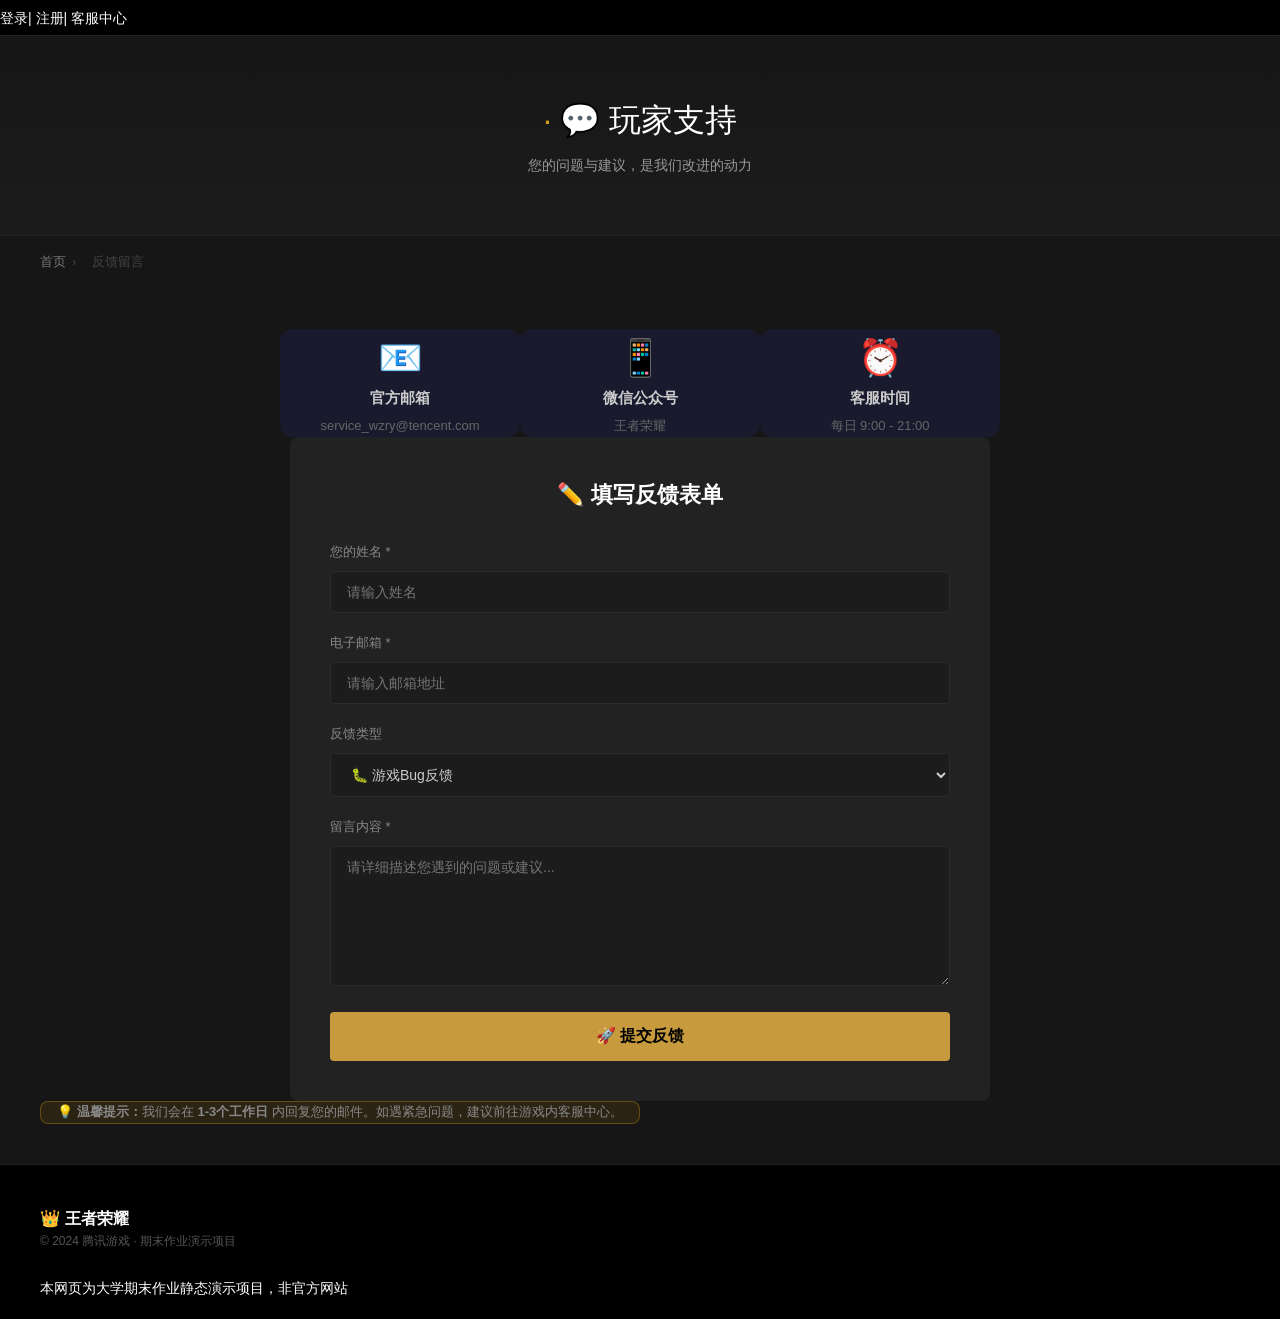
<file: contact.html>
<!DOCTYPE html>
<html lang="zh-CN">
<head>
    <meta charset="UTF-8">
    <meta name="viewport" content="width=device-width, initial-scale=1.0">
    <title>反馈留言 - 王者荣耀</title>
    <link rel="stylesheet" href="style.css">
</head>
<body>

    <div class="top-bar">
        <a href="#">登录</a><span class="split">|</span>
        <a href="#">注册</a><span class="split">|</span>
        <a href="contact.html">客服中心</a>
    </div>


            <div class="hamburger-btn" onclick="toggleMobileMenu()">
                <span></span><span></span><span></span>
            </div>
        </div>
    </header>

    <!-- 页面 Banner -->

    <div class="page-banner">
        <h1>💬 玩家支持</h1>
        <p>您的问题与建议，是我们改进的动力</p>
    </div>

    <div class="container">
        <div class="breadcrumb">
            <a href="index.html">首页</a><span>›</span>
            <span>反馈留言</span>
        </div>
    </div>

    <div class="main-content">
        <div class="container">

            <!-- 联系信息 -->
            <div style="display:flex;justify-content:center;gap:var(--spacing-xl);margin-bottom:var(--spacing-xl);flex-wrap:wrap;">
                <div style="background:#1a1a2e;padding:var(--spacing-xl);border-radius:12px;text-align:center;width:240px;">
                    <div style="font-size:36px;margin-bottom:var(--spacing-md);">📧</div>
                    <h3 style="color:#ccc;font-size:15px;margin-bottom:6px;">官方邮箱</h3>
                    <p style="color:#666;font-size:13px;">service_wzry@tencent.com</p>
                </div>
                <div style="background:#1a1a2e;padding:var(--spacing-xl);border-radius:12px;text-align:center;width:240px;">
                    <div style="font-size:36px;margin-bottom:var(--spacing-md);">📱</div>
                    <h3 style="color:#ccc;font-size:15px;margin-bottom:6px;">微信公众号</h3>
                    <p style="color:#666;font-size:13px;">王者荣耀</p>
                </div>
                <div style="background:#1a1a2e;padding:var(--spacing-xl);border-radius:12px;text-align:center;width:240px;">
                    <div style="font-size:36px;margin-bottom:var(--spacing-md);">⏰</div>
                    <h3 style="color:#ccc;font-size:15px;margin-bottom:6px;">客服时间</h3>
                    <p style="color:#666;font-size:13px;">每日 9:00 - 21:00</p>
                </div>
            </div>

            <!-- 表单 -->
            <div class="form-box">
                <h2>✏️ 填写反馈表单</h2>
                <form>
                    <div class="form-group">
                        <label for="name">您的姓名 *</label>
                        <input type="text" id="name" placeholder="请输入姓名" required>
                    </div>
                    <div class="form-group">
                        <label for="email">电子邮箱 *</label>
                        <input type="email" id="email" placeholder="请输入邮箱地址" required>
                    </div>
                    <div class="form-group">
                        <label for="type">反馈类型</label>
                        <select id="type">
                            <option value="bug">🐛 游戏Bug反馈</option>
                            <option value="suggest">💡 功能建议</option>
                            <option value="complaint">😤 投诉建议</option>
                            <option value="other">📋 其他</option>
                        </select>
                    </div>
                    <div class="form-group">
                        <label for="message">留言内容 *</label>
                        <textarea id="message" placeholder="请详细描述您遇到的问题或建议..." required></textarea>
                    </div>
                    <button type="submit" class="btn-submit">🚀 提交反馈</button>
                </form>
            </div>

            <!-- 提示 -->
            <div style="max-width:600px;margin:var(--spacing-xl) auto 0;text-align:center;background:rgba(232,169,26,0.1);border-radius:8px;padding:var(--spacing-lg);border:1px solid rgba(232,169,26,0.3);">
                <p style="color:#888;font-size:13px;">
                    💡 <strong>温馨提示：</strong>我们会在 <strong>1-3个工作日</strong> 内回复您的邮件。如遇紧急问题，建议前往游戏内客服中心。
                </p>
            </div>

        </div>
    </div>

    <footer class="footer">
        <div class="container">
            <div class="footer-content">
                <div class="footer-left">
                    <h3>👑 王者荣耀</h3>
                    <p>© 2024 腾讯游戏 · 期末作业演示项目</p>
                </div>
            </div>
            <div class="footer-bottom">
                本网页为大学期末作业静态演示项目，非官方网站
            </div>
        </div>
    </footer>

    <div class="back-to-top">↑</div>
    <script src="main.js"></script>
</body>
</html>
</file>
<file: style.css>
/* ============================================
   王者荣耀官网 - 全局样式表 v3
   完全对标 pvp.qq.com 官方风格
   ============================================ */

/* ---------- 0. 变量 ---------- */
:root {
    /* 官方背景色体系 */
    --bg: #161616;           /* 页面主背景 = 官方 body 背景 */
    --bg-section: #1c1c1c;   /* 区块背景，比主背景浅一点 */
    --bg-card: #222222;      /* 卡片背景，再浅一点 */
    --color-primary: #c79b3d;
    --color-primary-dark: #a07a2e;
    --color-gold: #d4a017;
    --text-white: #ffffff;
    --text-gray: #999999;
    --text-dark: #666666;
    --border-dark: #2a2a30;
    --spacing: 20px;
}

/* ---------- 1. 重置 ---------- */
* { margin: 0; padding: 0; box-sizing: border-box; }
html { scroll-behavior: smooth; }
body {
    background: var(--bg);
    color: var(--text-white);
    font-family: "Microsoft YaHei", "PingFang SC", "Helvetica Neue", Helvetica, Arial, sans-serif;
    font-size: 14px;
    line-height: 1.6;
    min-width: unset;
}

/* ---------- 2. 通用 ---------- */
a { color: inherit; text-decoration: none; }
ul { list-style: none; }
img { display: block; border: 0; }
.container {
    width: 1200px;
    margin: 0 auto;
}

/* ---------- 3. 顶部工具栏 ---------- */
.top-bar {
    background: #000;
    height: 36px;
    line-height: 36px;
    border-bottom: 1px solid #222;
}
.top-bar-inner {
    display: flex;
    justify-content: space-between;
    align-items: center;
    height: 100%;
}
.top-bar-left { font-size: 13px; color: #777; }
.top-bar-right a,
.top-bar-right span { color: #888; font-size: 13px; }
.top-bar-right a:hover { color: var(--color-gold); }
.top-bar-right .split { color: #444; margin: 0 8px; }

/* ---------- 4. 主导航 ---------- */
.header {
    background: #000;
    border-bottom: 1px solid #222;
    height: 80px;
}
.header-inner {
    display: flex;
    align-items: center;
    height: 80px;
    gap: 40px;
}
.logo img {
    height: 40px;
    width: auto;
}

/* 主导航 */
.main-nav { flex: 1; }
.nav-list { display: flex; gap: 0; }
.nav-item a {
    display: block;
    padding: 0 22px;
    height: 80px;
    line-height: 80px;
    color: #ccc;
    font-size: 15px;
    text-align: center;
    transition: color 0.2s;
    position: relative;
}
.nav-item a span:last-child {
    display: block;
    font-size: 10px;
    color: #666;
    letter-spacing: 1px;
    line-height: 1;
    margin-top: -18px;
}
.nav-item a:hover,
.nav-item a.active { color: var(--color-gold); }
.nav-item a.active::after {
    content: '';
    position: absolute;
    bottom: 0;
    left: 50%;
    transform: translateX(-50%);
    width: 30px;
    height: 2px;
    background: var(--color-gold);
}

/* 导航下载按钮 */
.header-right { }
.btn-download-header {
    display: block;
    padding: 8px 20px;
    background: var(--color-primary);
    color: #000;
    font-size: 14px;
    font-weight: bold;
    border-radius: 3px;
    transition: background 0.2s;
}
.btn-download-header:hover { background: var(--color-gold); }

/* ---------- 5. Banner 轮播 ---------- */
.home-banner {
    height: 480px;
    overflow: hidden;
    position: relative;
    background: #000;
}
.banner-slides {
    display: flex;
    height: 100%;
    transition: transform 0.5s ease;
}
.banner-slide {
    flex: 0 0 100%;
    height: 100%;
}
.banner-slide img {
    width: 100%;
    height: 100%;
    object-fit: cover;
}
.banner-dots {
    position: absolute;
    bottom: 20px;
    left: 50%;
    transform: translateX(-50%);
    display: flex;
    gap: 8px;
}
.banner-dots span {
    width: 8px;
    height: 8px;
    border-radius: 50%;
    background: rgba(255,255,255,0.4);
    cursor: pointer;
}
.banner-dots span.active { background: var(--color-gold); }

/* ---------- 6. 主内容区域 ---------- */
.home-main { background: var(--bg); }
.home-section {
    padding: 40px 0;
    border-bottom: 1px solid #1e1e24;
}

/* ---------- 6.1 英雄大图展示区（对标官方 banner 区块）---------- */
.hero-zone {
    position: relative;
    width: 100%;
    height: 500px;
    overflow: hidden;
    background: #0a0a0a;
}
.hero-zone-bg {
    position: absolute;
    left: 50%;
    transform: translateX(-50%);
    width: 100%;
    max-width: 1920px;
    height: 100%;
}
.hero-zone-bg img {
    width: 100%;
    height: 100%;
    object-fit: cover;
    display: block;
}
/* 半透明遮罩，让文字清晰可读 */
.hero-zone::after {
    content: '';
    position: absolute;
    left: 0;
    right: 0;
    bottom: 0;
    height: 200px;
    background: linear-gradient(transparent, rgba(22,22,22,0.95));
}
.hero-zone-content {
    position: relative;
    z-index: 2;
    height: 100%;
    display: flex;
    flex-direction: column;
    justify-content: flex-end;
    padding-bottom: 40px;
}
.hero-zone-title h2 {
    font-size: 32px;
    color: #fff;
    margin-bottom: 8px;
    font-weight: bold;
}
.hero-zone-title p {
    font-size: 16px;
    color: rgba(255,255,255,0.7);
    margin-bottom: 24px;
}
.hero-zone-cta {
    display: flex;
    gap: 16px;
}
.btn-hero {
    padding: 10px 28px;
    background: var(--color-gold);
    color: #161616;
    font-size: 14px;
    font-weight: bold;
    border-radius: 2px;
    transition: background 0.2s;
}
.btn-hero:hover { background: #e8b83a; }
.btn-hero-outline {
    padding: 10px 28px;
    background: transparent;
    color: #fff;
    font-size: 14px;
    border: 1px solid rgba(255,255,255,0.4);
    border-radius: 2px;
    transition: all 0.2s;
}
.btn-hero-outline:hover {
    border-color: var(--color-gold);
    color: var(--color-gold);
}

/* 小节标题 */
.section-header {
    display: flex;
    justify-content: space-between;
    align-items: center;
    margin-bottom: 24px;
}
.section-header h2 {
    font-size: 20px;
    color: var(--text-white);
    font-weight: normal;
}
.section-header h2::before {
    content: '·';
    color: var(--color-gold);
    margin-right: 6px;
    font-size: 24px;
}
.section-more {
    color: var(--text-gray);
    font-size: 13px;
}
.section-more:hover { color: var(--color-gold); }

/* ---------- 7. 新闻中心（官方风格：无图片）---------- */
.news-center { background: var(--bg); }

.news-tab-bar {
    display: flex;
    align-items: center;
    height: 44px;
    border-bottom: 2px solid #2a2a30;
    margin-bottom: 16px;
    gap: 0;
}
.news-tab-bar a {
    padding: 0 20px;
    height: 44px;
    line-height: 44px;
    font-size: 15px;
    color: #888;
    border-bottom: 2px solid transparent;
    margin-bottom: -2px;
    transition: all 0.2s;
}
.news-tab-bar a:hover { color: var(--text-white); }
.news-tab-bar a.active {
    color: var(--color-gold);
    border-bottom-color: var(--color-gold);
}
.news-tab-bar .news-more {
    margin-left: auto;
    color: var(--text-gray);
    font-size: 13px;
}

.news-list-official {
    display: flex;
    flex-direction: column;
    gap: 0;
}
.news-row {
    display: flex;
    align-items: center;
    padding: 12px 0;
    border-bottom: 1px solid #1e1e24;
    gap: 12px;
    transition: background 0.2s;
}
.news-row:hover { background: rgba(255,255,255,0.02); padding-left: 8px; }
.news-tag {
    font-size: 12px;
    padding: 2px 8px;
    border-radius: 2px;
    background: var(--color-gold);
    color: #000;
    font-weight: bold;
    flex-shrink: 0;
    min-width: 48px;
    text-align: center;
}
.news-title {
    flex: 1;
    font-size: 15px;
    color: var(--text-white);
}
.news-date {
    color: var(--text-dark);
    font-size: 13px;
    flex-shrink: 0;
}

/* ---------- 8. 最新皮肤 ---------- */
.skin-section { background: var(--bg-section); }

.skin-showcase {
    display: grid;
    grid-template-columns: 1fr 1fr;
    gap: 16px;
}

/* 主皮肤 */
.skin-main-card {
    position: relative;
    height: 300px;
    border-radius: 4px;
    overflow: hidden;
    cursor: pointer;
}
.skin-main-img {
    width: 100%;
    height: 100%;
    position: relative;
}
.skin-main-img img {
    width: 100%;
    height: 100%;
    object-fit: cover;
    transition: transform 0.4s;
}
.skin-main-card:hover .skin-main-img img { transform: scale(1.03); }
.skin-hover-btn {
    position: absolute;
    bottom: 16px;
    right: 16px;
    padding: 6px 16px;
    background: rgba(0,0,0,0.7);
    border: 1px solid var(--color-gold);
    color: var(--color-gold);
    font-size: 13px;
    border-radius: 3px;
}
.skin-main-info {
    position: absolute;
    bottom: 0;
    left: 0;
    right: 0;
    padding: 16px;
    background: linear-gradient(transparent, rgba(0,0,0,0.9));
}
.skin-level {
    font-size: 12px;
    padding: 2px 8px;
    background: var(--color-gold);
    color: #000;
    font-weight: bold;
    border-radius: 2px;
}
.skin-main-info h3 {
    font-size: 18px;
    margin-top: 6px;
    color: #fff;
}
.skin-main-info p { color: #aaa; font-size: 13px; }

/* 次皮肤列表 */
.skin-sub-list {
    display: grid;
    grid-template-columns: 1fr 1fr;
    grid-template-rows: 1fr 1fr;
    gap: 16px;
}
.skin-sub-card {
    background: var(--bg-card);
    border-radius: 4px;
    overflow: hidden;
    cursor: pointer;
    display: flex;
    flex-direction: column;
}
.skin-sub-card img {
    width: 100%;
    height: 110px;
    object-fit: cover;
    transition: transform 0.4s;
}
.skin-sub-card:hover img { transform: scale(1.05); }
.skin-sub-info {
    padding: 10px;
    display: flex;
    justify-content: space-between;
    align-items: center;
}
.skin-sub-info span:first-child {
    font-size: 13px;
    color: #ccc;
}
.skin-level-tag {
    font-size: 11px;
    padding: 2px 6px;
    background: #333;
    color: var(--color-gold);
    border-radius: 2px;
}

/* ---------- 9. 最新英雄 ---------- */
.hero-section { background: var(--bg); }

.hero-list-official {
    display: flex;
    gap: 16px;
}
.hero-item-card {
    flex: 1;
    background: var(--bg-card);
    border-radius: 4px;
    overflow: hidden;
    cursor: pointer;
    transition: transform 0.3s;
}
.hero-item-card:hover { transform: translateY(-4px); }
.hero-item-img {
    height: 180px;
    overflow: hidden;
}
.hero-item-img img {
    width: 100%;
    height: 100%;
    object-fit: cover;
    transition: transform 0.4s;
}
.hero-item-card:hover .hero-item-img img { transform: scale(1.05); }
.hero-item-info {
    padding: 14px;
    text-align: center;
}
.hero-item-info h3 { font-size: 16px; color: #fff; margin-bottom: 4px; }
.hero-item-info p { font-size: 12px; color: #888; }

/* ---------- 10. 内容中心 ---------- */
.content-center-section { background: var(--bg-section); }

.content-center-grid {
    display: grid;
    grid-template-columns: 1fr 1fr;
    gap: 16px;
}
.content-card-type {
    position: relative;
    height: 200px;
    border-radius: 4px;
    overflow: hidden;
    cursor: pointer;
}
.content-card-type img {
    width: 100%;
    height: 100%;
    object-fit: cover;
    transition: transform 0.4s;
}
.content-card-type:hover img { transform: scale(1.05); }
.content-card-label {
    position: absolute;
    bottom: 0;
    left: 0;
    right: 0;
    padding: 14px;
    background: linear-gradient(transparent, rgba(0,0,0,0.85));
    font-size: 16px;
    color: #fff;
}

/* ---------- 11. 英雄攻略（详细）---------- */
.hero-guide-section { background: var(--bg); }

.hero-guide-main {
    display: grid;
    grid-template-columns: 240px 1fr;
    gap: 24px;
    background: var(--bg-card);
    border-radius: 4px;
    overflow: hidden;
}
.hero-guide-left {
    position: relative;
    height: 360px;
}
.hero-guide-left img {
    width: 100%;
    height: 100%;
    object-fit: cover;
}
.hero-guide-name {
    position: absolute;
    bottom: 0;
    left: 0;
    right: 0;
    padding: 16px;
    background: linear-gradient(transparent, rgba(0,0,0,0.9));
}
.hero-guide-name h3 { font-size: 20px; color: #fff; }
.hero-guide-name p { font-size: 13px; color: #aaa; margin-top: 4px; }

.hero-guide-right {
    padding: 24px;
    display: flex;
    flex-direction: column;
    gap: 24px;
}

/* 出装 */
.guide-builds {
    background: var(--bg-section);
    border-radius: 4px;
    padding: 16px;
}
.guide-build-title {
    display: flex;
    justify-content: space-between;
    align-items: center;
    margin-bottom: 14px;
}
.guide-build-title > span:first-child {
    font-size: 14px;
    color: var(--color-gold);
}
.guide-build-tabs { display: flex; gap: 8px; }
.guide-build-tabs a {
    padding: 3px 10px;
    font-size: 12px;
    color: #888;
    border: 1px solid #333;
    border-radius: 2px;
}
.guide-build-tabs a.active,
.guide-build-tabs a:hover {
    border-color: var(--color-gold);
    color: var(--color-gold);
}
.guide-items {
    display: flex;
    gap: 8px;
}
.guide-item {
    width: 52px;
    height: 52px;
    background: var(--bg-card);
    border-radius: 4px;
    overflow: hidden;
    display: flex;
    align-items: center;
    justify-content: center;
}
.guide-item img { width: 36px; height: 36px; }

/* 技能 */
.guide-skills {
    display: flex;
    gap: 16px;
}
.guide-skill-row {
    flex: 1;
    background: var(--bg-section);
    padding: 12px;
    border-radius: 4px;
}
.guide-skill-label {
    display: block;
    font-size: 11px;
    color: #666;
    margin-bottom: 4px;
}
.guide-skill-name { font-size: 13px; color: #ccc; }

/* ---------- 12. 赛事中心 ---------- */
.esports-home-section { background: var(--bg-section); }

.esports-home-grid {
    display: grid;
    grid-template-columns: repeat(4, 1fr);
    gap: 16px;
}
.esports-home-card {
    position: relative;
    height: 180px;
    border-radius: 4px;
    overflow: hidden;
    cursor: pointer;
}
.esports-home-card img {
    width: 100%;
    height: 100%;
    object-fit: cover;
    transition: transform 0.4s;
}
.esports-home-card:hover img { transform: scale(1.05); }
.esports-home-overlay {
    position: absolute;
    bottom: 0;
    left: 0;
    right: 0;
    padding: 14px;
    background: linear-gradient(transparent, rgba(0,0,0,0.9));
}
.esports-home-overlay h4 { font-size: 14px; color: #fff; }
.esports-home-overlay p { font-size: 12px; color: #888; margin-top: 4px; }

/* ---------- 13. Footer ---------- */
.footer {
    background: #000;
    border-top: 1px solid #1e1e24;
    padding: 40px 0 20px;
}
.footer-content { margin-bottom: 24px; }
.footer-left p { color: #555; font-size: 12px; line-height: 1.8; }
.footer-left img { margin-bottom: 10px; }
.footer-bottom-center {
    text-align: center;
    padding-top: 16px;
    border-top: 1px solid #1e1e24;
    color: #444;
    font-size: 12px;
}

/* ---------- 14. 回顶部 ---------- */
.back-to-top {
    position: fixed;
    bottom: 40px;
    right: 40px;
    width: 44px;
    height: 44px;
    background: #222;
    color: #888;
    font-size: 20px;
    text-align: center;
    line-height: 44px;
    border-radius: 50%;
    cursor: pointer;
    display: none;
    transition: all 0.3s;
    z-index: 100;
}
.back-to-top:hover { background: var(--color-primary); color: #000; }
.back-to-top.show { display: block; }

/* ---------- 15. 页面 Banner（内页） ---------- */
.page-banner {
    height: 200px;
    background: linear-gradient(180deg, #161616 0%, #1c1c1c 100%);
    display: flex;
    flex-direction: column;
    align-items: center;
    justify-content: center;
    text-align: center;
    border-bottom: 1px solid #222;
}
.page-banner h1 { font-size: 32px; font-weight: normal; margin-bottom: 8px; }
.page-banner h1::before {
    content: '·';
    color: var(--color-gold);
    margin-right: 8px;
}
.page-banner p { color: var(--text-gray); font-size: 14px; }

/* 面包屑 */
.breadcrumb {
    padding: 16px 0;
    font-size: 13px;
    color: #555;
}
.breadcrumb a { color: #777; }
.breadcrumb a:hover { color: var(--color-gold); }
.breadcrumb span { margin: 0 6px; color: #444; }

/* ---------- 16. 内页主内容 ---------- */
.main-content { padding: 40px 0; background: var(--bg); }

/* 筛选栏 */
.filter-bar {
    display: flex;
    gap: 0;
    border-bottom: 2px solid #2a2a30;
    margin-bottom: 30px;
}
.filter-btn {
    padding: 0 24px;
    height: 44px;
    line-height: 44px;
    font-size: 14px;
    color: #888;
    background: none;
    border: none;
    border-bottom: 2px solid transparent;
    margin-bottom: -2px;
    cursor: pointer;
    transition: all 0.2s;
}
.filter-btn:hover { color: #ccc; }
.filter-btn.active {
    color: var(--color-gold);
    border-bottom-color: var(--color-gold);
}

/* 英雄网格 */
.hero-grid {
    display: grid;
    grid-template-columns: repeat(auto-fill, minmax(150px, 1fr));
    gap: 16px;
}
.hero-card-wrap {
    background: var(--bg-card);
    border-radius: 4px;
    overflow: hidden;
    cursor: pointer;
    transition: transform 0.3s;
}
.hero-card-wrap:hover { transform: translateY(-4px); }
.hero-card-wrap img {
    width: 100%;
    height: 160px;
    object-fit: cover;
}
.hero-card-info {
    padding: 12px;
    text-align: center;
}
.hero-card-info h3 { font-size: 15px; color: #fff; margin-bottom: 4px; }
.hero-card-info p { font-size: 12px; color: #888; }
.hero-tag {
    display: inline-block;
    font-size: 11px;
    padding: 1px 6px;
    background: #333;
    color: var(--color-gold);
    border-radius: 2px;
    margin-right: 4px;
}

/* ---------- 17. 新闻列表（内页） ---------- */
.news-list { display: flex; flex-direction: column; gap: 0; }
.news-list-item {
    display: flex;
    gap: 20px;
    padding: 16px 0;
    border-bottom: 1px solid #1e1e24;
    cursor: pointer;
    transition: background 0.2s;
}
.news-list-item:hover { background: rgba(255,255,255,0.02); }
.news-list-item img {
    width: 160px;
    height: 100px;
    object-fit: cover;
    border-radius: 4px;
    flex-shrink: 0;
}
.news-list-item-content { flex: 1; }
.news-list-item-content h3 { font-size: 16px; color: #fff; margin-bottom: 6px; }
.news-list-item-content p { font-size: 13px; color: #666; margin-bottom: 8px; line-height: 1.5; }
.news-meta { display: flex; gap: 8px; align-items: center; font-size: 12px; color: #555; }
.news-meta .tag { padding: 2px 8px; border-radius: 2px; font-size: 11px; }

/* ---------- 18. 视频网格 ---------- */
.video-grid {
    display: grid;
    grid-template-columns: repeat(3, 1fr);
    gap: 20px;
}
.video-card {
    background: var(--bg-card);
    border-radius: 4px;
    overflow: hidden;
    cursor: pointer;
    transition: transform 0.3s;
}
.video-card:hover { transform: translateY(-4px); }
.video-thumbnail {
    position: relative;
    height: 160px;
    overflow: hidden;
}
.video-thumbnail img {
    width: 100%;
    height: 100%;
    object-fit: cover;
}
.video-play-icon {
    position: absolute;
    top: 50%;
    left: 50%;
    transform: translate(-50%, -50%);
    width: 44px;
    height: 44px;
    background: rgba(0,0,0,0.6);
    border: 2px solid rgba(255,255,255,0.8);
    border-radius: 50%;
    color: #fff;
    font-size: 18px;
    text-align: center;
    line-height: 44px;
    padding-left: 4px;
}
.video-card-body { padding: 14px; }
.video-card-body h3 { font-size: 14px; color: #ccc; margin-bottom: 6px; }
.video-card-body p { font-size: 12px; color: #666; }

/* Tab 切换 */
.tab-btn {
    padding: 8px 24px;
    background: none;
    border: 1px solid #333;
    color: #888;
    font-size: 14px;
    border-radius: 3px;
    cursor: pointer;
    transition: all 0.2s;
}
.tab-btn:hover { border-color: var(--color-gold); color: var(--color-gold); }
.tab-btn.active {
    background: var(--color-primary);
    border-color: var(--color-primary);
    color: #000;
}
.tab-panel { display: none; }
.tab-panel.active { display: block; }

/* ---------- 19. 赛事卡 ---------- */
.esports-cards {
    display: grid;
    grid-template-columns: repeat(4, 1fr);
    gap: 16px;
}
.esports-card {
    background: var(--bg-card);
    border-radius: 4px;
    overflow: hidden;
    cursor: pointer;
    transition: transform 0.3s;
}
.esports-card:hover { transform: translateY(-4px); }
.esports-card img {
    width: 100%;
    height: 130px;
    object-fit: cover;
}
.esports-card-info { padding: 12px; }
.esports-card-info h4 { font-size: 14px; color: #ccc; margin-bottom: 4px; }
.esports-card-info p { font-size: 12px; color: #666; }

/* ---------- 20. 英雄详情页 ---------- */
.hero-detail-section { padding: 40px 0; background: var(--bg); }
.hero-detail-wrapper {
    display: grid;
    grid-template-columns: 280px 1fr;
    gap: 40px;
}
.hero-detail-left img {
    width: 100%;
    border-radius: 4px;
}
.hero-detail-right h2 { font-size: 28px; color: #fff; }
.hero-subtitle { color: #888; font-size: 14px; margin-top: 4px; margin-bottom: 20px; }
.hero-stats {
    display: flex;
    gap: 20px;
    padding: 16px;
    background: var(--bg-card);
    border-radius: 4px;
    margin-bottom: 24px;
}
.hero-stat { text-align: center; }
.hero-stat label { font-size: 12px; color: #666; display: block; margin-bottom: 4px; }
.hero-stat .value { font-size: 16px; color: var(--color-gold); letter-spacing: 2px; }
.hero-skills h3 { color: var(--color-gold); font-size: 16px; margin-bottom: 16px; }
.skill-item {
    display: flex;
    gap: 16px;
    padding: 14px;
    background: var(--bg-card);
    border-radius: 4px;
    margin-bottom: 12px;
}
.skill-item img {
    width: 56px;
    height: 56px;
    border-radius: 4px;
    flex-shrink: 0;
}
.skill-item-info h4 { font-size: 15px; color: #ccc; margin-bottom: 4px; }
.skill-item-info p { font-size: 13px; color: #777; line-height: 1.6; }

/* ---------- 21. 下载页 ---------- */
.download-platforms {
    display: grid;
    grid-template-columns: repeat(3, 1fr);
    gap: 24px;
    margin-bottom: 40px;
}
.platform-card {
    background: var(--bg-card);
    border-radius: 8px;
    padding: 40px 30px;
    text-align: center;
    transition: transform 0.3s;
}
.platform-card:hover { transform: translateY(-4px); }
.platform-icon {
    width: 80px;
    height: 80px;
    border-radius: 50%;
    margin: 0 auto 20px;
    display: flex;
    align-items: center;
    justify-content: center;
    font-size: 36px;
}
.platform-card h3 { font-size: 20px; color: #fff; margin-bottom: 8px; }
.platform-card p { font-size: 13px; color: #666; line-height: 1.7; margin-bottom: 10px; }
.btn-platform-download {
    display: inline-block;
    margin-top: 16px;
    padding: 10px 30px;
    background: var(--color-primary);
    color: #000;
    font-weight: bold;
    border-radius: 4px;
    font-size: 14px;
}
.btn-platform-download:hover { background: var(--color-gold); }

/* ---------- 22. 关于页 ---------- */

/* ---------- 23. 联系页 ---------- */
.form-box {
    max-width: 700px;
    margin: 0 auto;
    background: var(--bg-card);
    border-radius: 8px;
    padding: 40px;
}
.form-box h2 { text-align: center; color: #fff; margin-bottom: 30px; font-size: 22px; }
.form-group { margin-bottom: 20px; }
.form-group label {
    display: block;
    font-size: 13px;
    color: #888;
    margin-bottom: 8px;
}
.form-group input,
.form-group select,
.form-group textarea {
    width: 100%;
    padding: 12px 16px;
    background: var(--bg-section);
    border: 1px solid #2a2a30;
    border-radius: 4px;
    color: #ccc;
    font-size: 14px;
    font-family: inherit;
    transition: border-color 0.2s;
}
.form-group input:focus,
.form-group select:focus,
.form-group textarea:focus {
    outline: none;
    border-color: var(--color-gold);
}
.form-group textarea { height: 140px; resize: vertical; }
.btn-submit {
    display: block;
    width: 100%;
    padding: 14px;
    background: var(--color-primary);
    color: #000;
    font-size: 16px;
    font-weight: bold;
    border: none;
    border-radius: 4px;
    cursor: pointer;
    transition: background 0.2s;
}
.btn-submit:hover { background: var(--color-gold); }

/* ---------- 24. 分页 ---------- */
.pagination {
    display: flex;
    justify-content: center;
    gap: 8px;
    margin-top: 40px;
}
.pagination button {
    width: 36px;
    height: 36px;
    background: var(--bg-card);
    border: 1px solid #2a2a30;
    color: #888;
    font-size: 14px;
    border-radius: 3px;
    cursor: pointer;
    transition: all 0.2s;
}
.pagination button:hover { border-color: var(--color-gold); color: var(--color-gold); }
.pagination button.active {
    background: var(--color-primary);
    border-color: var(--color-primary);
    color: #000;
}

/* ============================================
   ---------- 25. 响应式（移动端） ----------
   ============================================ */

/* ---- 移动端：375px ~ 767px ---- */
@media screen and (max-width: 767px) {

    /* 重置容器宽度 */
    .container {
        width: 100%;
        padding: 0 15px;
    }

    /* 顶部工具栏：隐藏 */
    .top-bar {
        display: none;
    }

    /* 主导航：汉堡菜单 */
    .header {
        height: 50px;
        position: sticky;
        top: 0;
        z-index: 999;
    }
    .header-inner {
        height: 50px;
        justify-content: space-between;
        padding: 0 15px;
    }
    .logo img {
        height: 28px;
    }
    .main-nav {
        display: none;
        position: fixed;
        top: 50px;
        left: 0;
        right: 0;
        background: var(--bg);
        border-bottom: 1px solid #222;
        z-index: 998;
    }
    .main-nav.open {
        display: block;
    }
    .nav-list {
        flex-direction: column;
        gap: 0;
    }
    .nav-item a {
        height: 48px;
        line-height: 48px;
        padding: 0 20px;
        font-size: 15px;
        border-bottom: 1px solid #1a1a1a;
        display: flex;
        justify-content: space-between;
        align-items: center;
    }
    .nav-item a .nav-en {
        font-size: 10px;
        color: #555;
        margin-left: 8px;
    }
    .header-right {
        display: none;
    }
    .hamburger-btn {
        display: flex;
        flex-direction: column;
        justify-content: center;
        align-items: center;
        width: 40px;
        height: 40px;
        cursor: pointer;
        gap: 5px;
    }
    .hamburger-btn span {
        display: block;
        width: 22px;
        height: 2px;
        background: #ccc;
        transition: all 0.3s;
    }
    .hamburger-btn.active span:nth-child(1) {
        transform: rotate(45deg) translate(5px, 5px);
    }
    .hamburger-btn.active span:nth-child(2) { opacity: 0; }
    .hamburger-btn.active span:nth-child(3) {
        transform: rotate(-45deg) translate(5px, -5px);
    }

    /* Banner */
    .home-banner {
        height: 200px;
    }

    /* 新闻列表：横向滚动 */
    .news-tab-bar {
        overflow-x: auto;
        -webkit-overflow-scrolling: touch;
    }
    .news-tab-bar a {
        padding: 0 14px;
        font-size: 14px;
        white-space: nowrap;
    }
    .news-row {
        padding: 10px 0;
    }
    .news-title {
        font-size: 14px;
        overflow: hidden;
        text-overflow: ellipsis;
        white-space: nowrap;
    }
    .news-date { display: none; }

    /* 最新皮肤 */
    .skin-showcase {
        grid-template-columns: 1fr;
        gap: 12px;
    }
    .skin-main-card {
        height: 200px;
    }
    .skin-sub-list {
        grid-template-columns: 1fr 1fr;
        gap: 10px;
    }
    .skin-sub-card img {
        height: 90px;
    }

    /* 最新英雄 */
    .hero-list-official {
        display: grid;
        grid-template-columns: 1fr 1fr;
        gap: 10px;
    }
    .hero-item-card { flex: unset; }
    .hero-item-img { height: 140px; }
    .hero-item-info h3 { font-size: 14px; }

    /* 内容中心 */
    .content-center-grid {
        grid-template-columns: 1fr;
        gap: 10px;
    }
    .content-card-type { height: 150px; }

    /* 英雄攻略 */
    .hero-guide-main {
        grid-template-columns: 1fr;
    }
    .hero-guide-left { height: 240px; }
    .guide-items { flex-wrap: wrap; }

    /* 赛事卡片 */
    .esports-home-grid {
        grid-template-columns: 1fr 1fr;
        gap: 10px;
    }
    .esports-home-card { height: 130px; }

    /* 内页页面 Banner */
    .page-banner {
        height: 120px;
    }
    .page-banner h1 { font-size: 22px; }
    .page-banner p { font-size: 13px; }

    /* 筛选栏 */
    .filter-bar {
        overflow-x: auto;
        -webkit-overflow-scrolling: touch;
    }
    .filter-btn {
        padding: 0 14px;
        font-size: 13px;
        white-space: nowrap;
    }

    /* 英雄网格 */
    .hero-grid {
        grid-template-columns: repeat(3, 1fr);
        gap: 10px;
    }
    .hero-card-wrap img { height: 110px; }

    /* 新闻列表（内页） */
    .news-list-item {
        flex-direction: column;
        gap: 10px;
    }
    .news-list-item img {
        width: 100%;
        height: 160px;
    }

    /* 视频网格 */
    .video-grid {
        grid-template-columns: 1fr 1fr;
        gap: 12px;
    }
    .video-thumbnail { height: 120px; }

    /* 赛事卡 */
    .esports-cards {
        grid-template-columns: 1fr 1fr;
        gap: 12px;
    }
    .esports-card img { height: 100px; }

    /* 英雄详情 */
    .hero-detail-wrapper {
        grid-template-columns: 1fr;
    }
    .hero-detail-left img { max-width: 280px; margin: 0 auto; }

    /* 下载页 */
    .download-platforms {
        grid-template-columns: 1fr;
        gap: 16px;
    }
    .platform-card { padding: 24px 20px; }

    /* 联系页表单 */
    .form-box {
        padding: 24px 16px;
    }

    /* 英雄筛选栏滚动 */
    .hero-filter-scroll {
        display: flex;
        overflow-x: auto;
        -webkit-overflow-scrolling: touch;
        gap: 8px;
        padding-bottom: 8px;
    }

    /* Footer */
    .footer-content { padding: 0 15px; }
    .footer-left p { font-size: 11px; }

    /* 回顶部 */
    .back-to-top {
        bottom: 20px;
        right: 20px;
        width: 36px;
        height: 36px;
        font-size: 16px;
    }

    /* 英雄大图展示区 */
    .hero-zone {
        height: 300px;
    }
    .hero-zone-title h2 { font-size: 22px; }
    .hero-zone-title p { font-size: 14px; margin-bottom: 16px; }
    .hero-zone-cta { gap: 12px; }
    .btn-hero, .btn-hero-outline {
        padding: 8px 20px;
        font-size: 13px;
    }
}

/* ---- 平板：768px ~ 1023px ---- */
@media screen and (min-width: 768px) and (max-width: 1023px) {

    .container {
        width: 100%;
        padding: 0 20px;
    }

    .hamburger-btn { display: none; }

    /* 新闻 Tab 滚动 */
    .news-tab-bar {
        overflow-x: auto;
    }
    .news-tab-bar a {
        white-space: nowrap;
    }

    /* 皮肤 2列 */
    .skin-showcase {
        grid-template-columns: 1fr;
    }

    /* 英雄 3列 */
    .hero-list-official {
        grid-template-columns: repeat(3, 1fr);
        gap: 12px;
    }

    /* 赛事 3列 */
    .esports-home-grid {
        grid-template-columns: repeat(3, 1fr);
    }

    /* 视频 2列 */
    .video-grid {
        grid-template-columns: repeat(2, 1fr);
    }

    /* 英雄网格 */
    .hero-grid {
        grid-template-columns: repeat(4, 1fr);
    }
}

/* ---- 桌面：1024px 及以上 ---- */
@media screen and (min-width: 1024px) {
    .hamburger-btn { display: none; }
}
</file>
